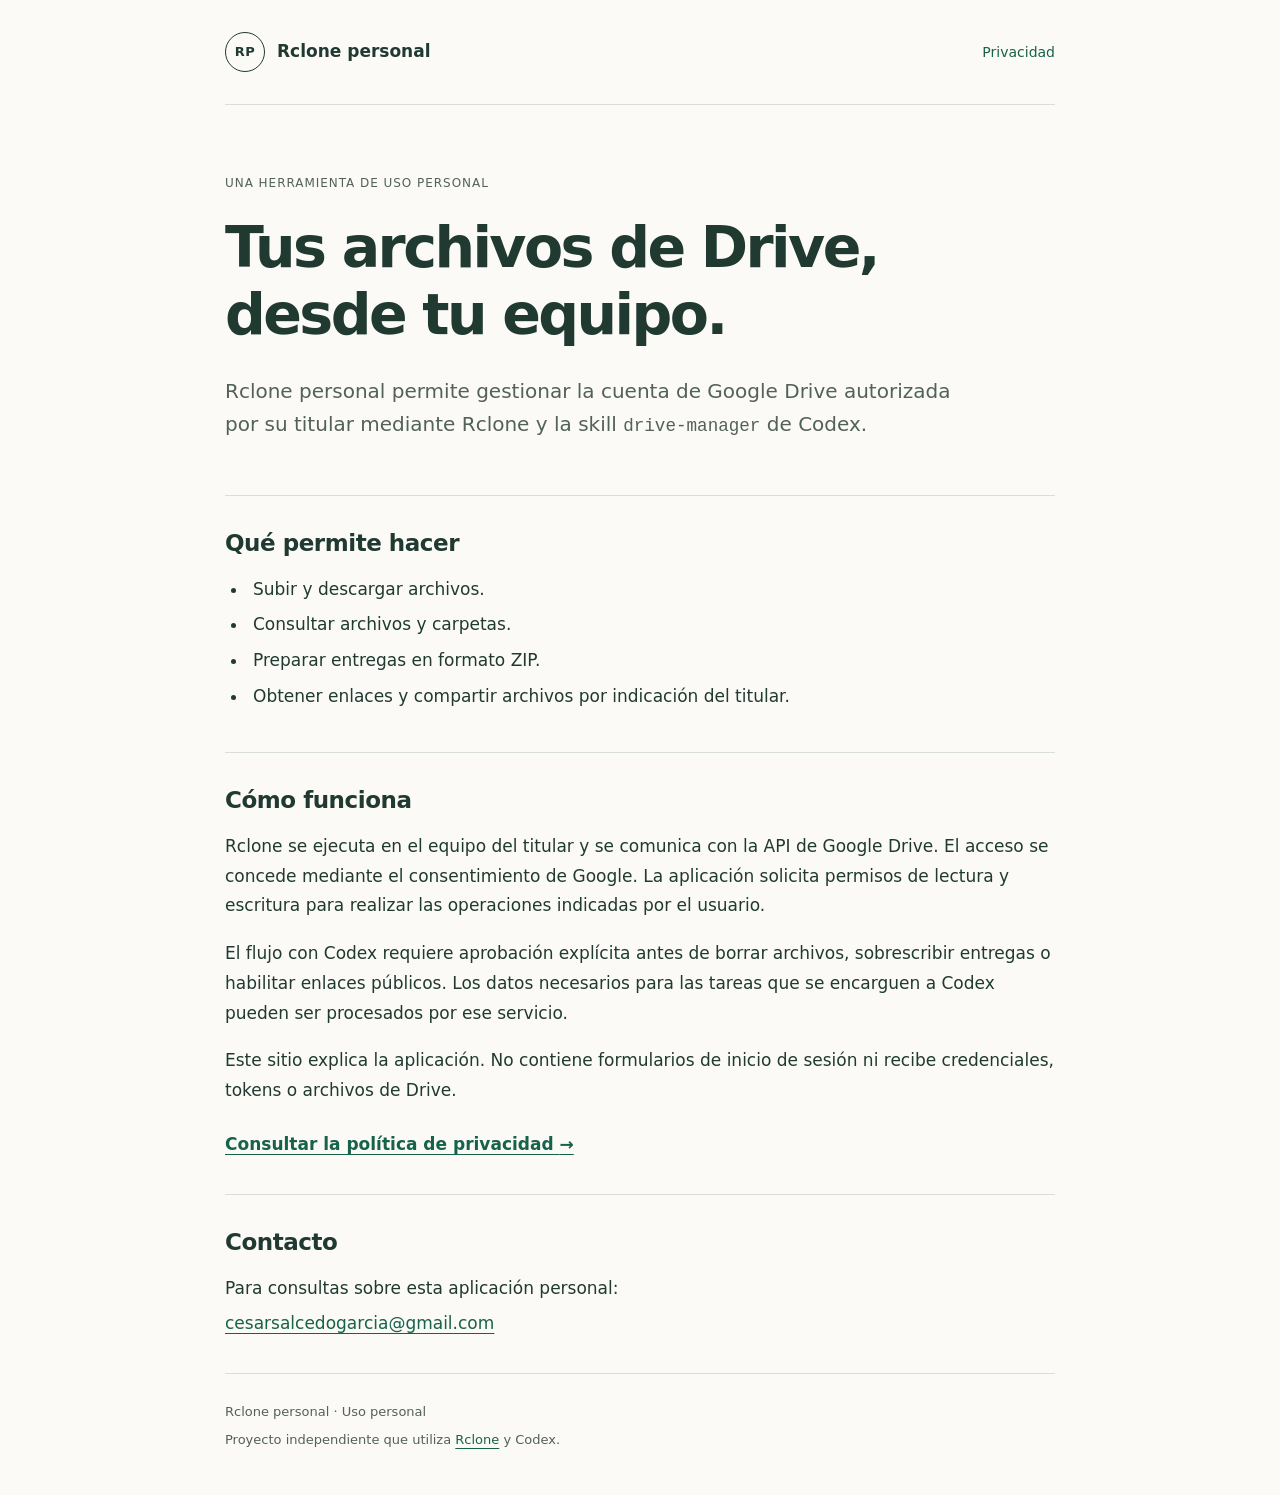
<file: index.html>
<!doctype html>
<html lang="es">
<head>
  <meta charset="utf-8">
  <meta name="viewport" content="width=device-width, initial-scale=1">
  <meta name="description" content="Rclone personal: gestión de archivos de Google Drive mediante Rclone y Codex para uso personal.">
  <title>Rclone personal</title>
  <link rel="stylesheet" href="styles.css">
</head>
<body>
  <a class="skip-link" href="#contenido">Ir al contenido</a>
  <header class="site-header wrap">
    <a class="brand" href="index.html" aria-label="Rclone personal, inicio"><span class="mark" aria-hidden="true">RP</span>Rclone personal</a>
    <nav aria-label="Navegación principal"><a href="privacy.html">Privacidad</a></nav>
  </header>
  <main class="wrap" id="contenido">
    <section class="intro">
      <p class="eyebrow">Una herramienta de uso personal</p>
      <h1>Tus archivos de Drive,<br>desde tu equipo.</h1>
      <p class="lead">Rclone personal permite gestionar la cuenta de Google Drive autorizada por su titular mediante Rclone y la skill <span class="code">drive-manager</span> de Codex.</p>
    </section>
    <section class="section" aria-labelledby="funciones">
      <h2 id="funciones">Qué permite hacer</h2>
      <ul class="features">
        <li>Subir y descargar archivos.</li>
        <li>Consultar archivos y carpetas.</li>
        <li>Preparar entregas en formato ZIP.</li>
        <li>Obtener enlaces y compartir archivos por indicación del titular.</li>
      </ul>
    </section>
    <section class="section" aria-labelledby="funcionamiento">
      <h2 id="funcionamiento">Cómo funciona</h2>
      <p>Rclone se ejecuta en el equipo del titular y se comunica con la API de Google Drive. El acceso se concede mediante el consentimiento de Google. La aplicación solicita permisos de lectura y escritura para realizar las operaciones indicadas por el usuario.</p>
      <p>El flujo con Codex requiere aprobación explícita antes de borrar archivos, sobrescribir entregas o habilitar enlaces públicos. Los datos necesarios para las tareas que se encarguen a Codex pueden ser procesados por ese servicio.</p>
      <p>Este sitio explica la aplicación. No contiene formularios de inicio de sesión ni recibe credenciales, tokens o archivos de Drive.</p>
      <a class="text-link" href="privacy.html">Consultar la política de privacidad <span aria-hidden="true">→</span></a>
    </section>
    <section class="section contact" aria-labelledby="contacto">
      <h2 id="contacto">Contacto</h2>
      <p>Para consultas sobre esta aplicación personal:</p>
      <a href="mailto:cesarsalcedogarcia@gmail.com">cesarsalcedogarcia@gmail.com</a>
    </section>
  </main>
  <footer class="site-footer wrap">
    <p>Rclone personal · Uso personal</p>
    <p>Proyecto independiente que utiliza <a href="https://rclone.org/">Rclone</a> y Codex.</p>
  </footer>
</body>
</html>
</file>
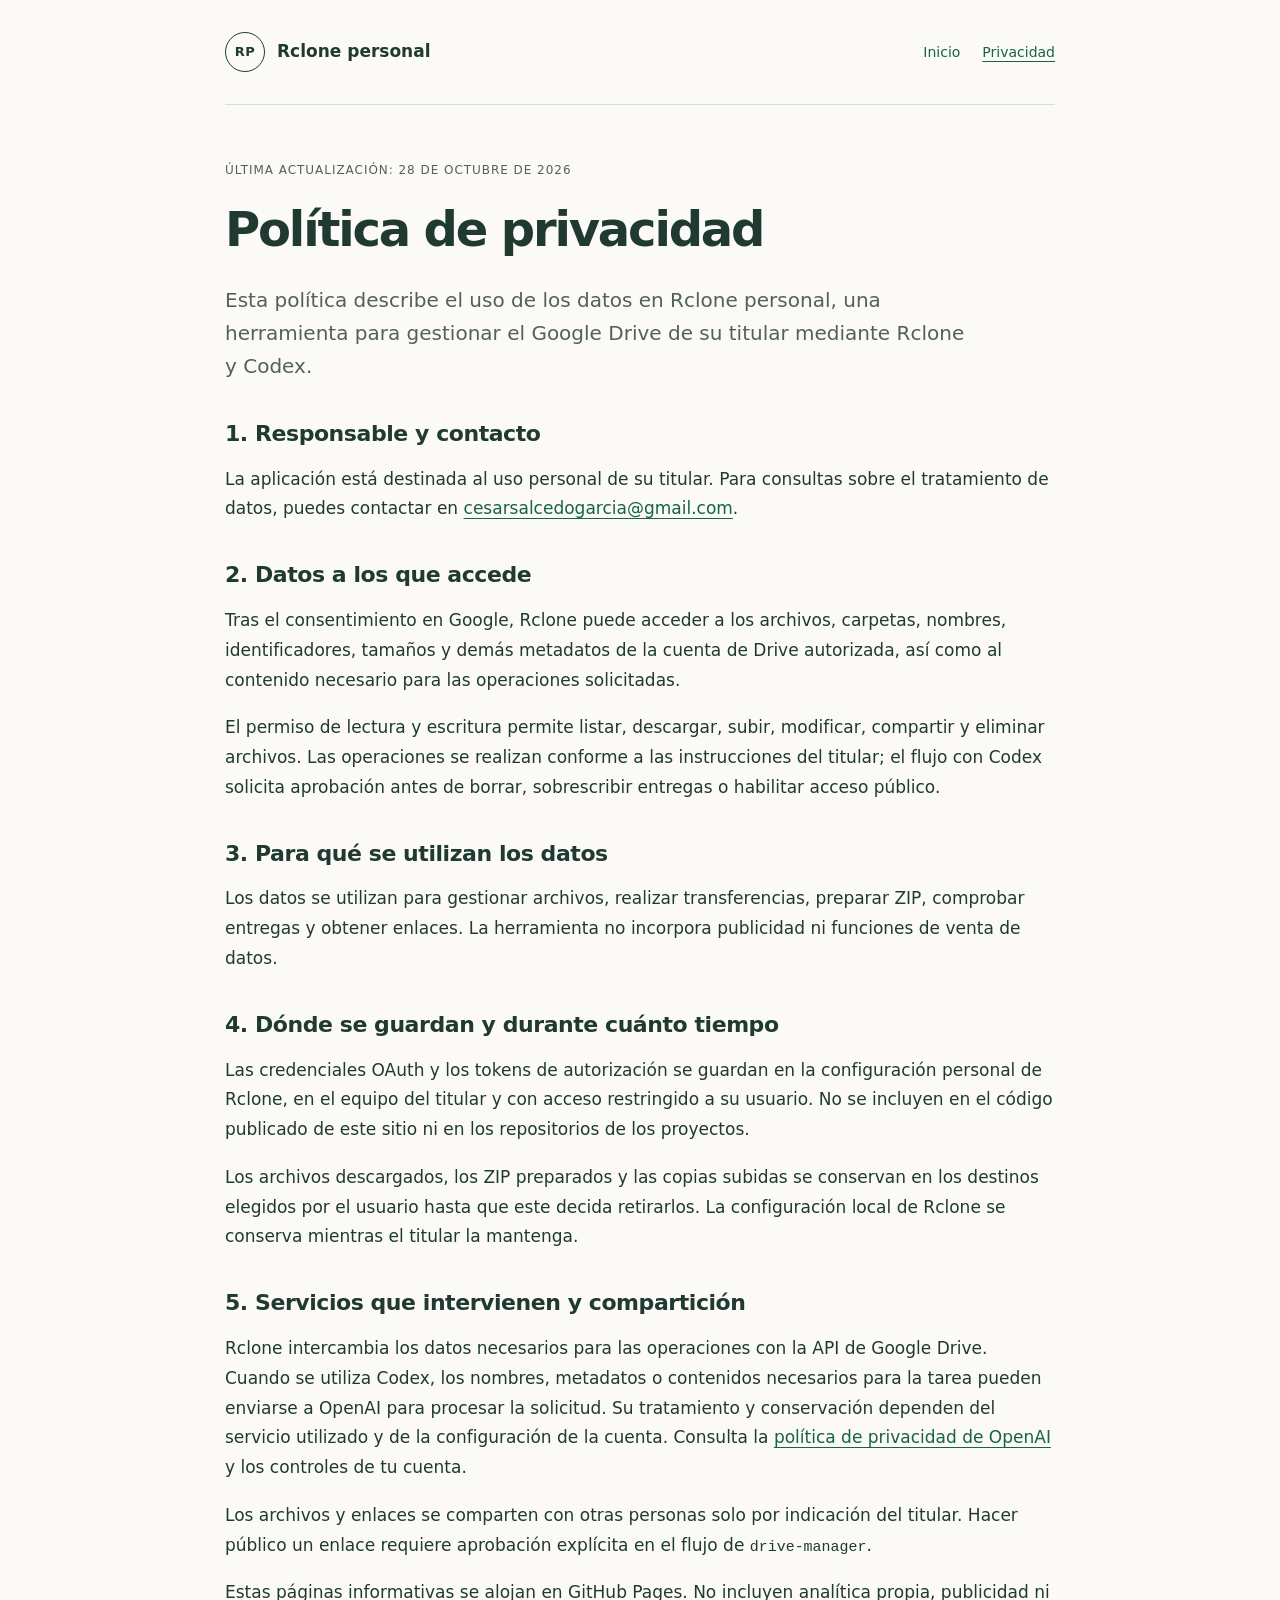
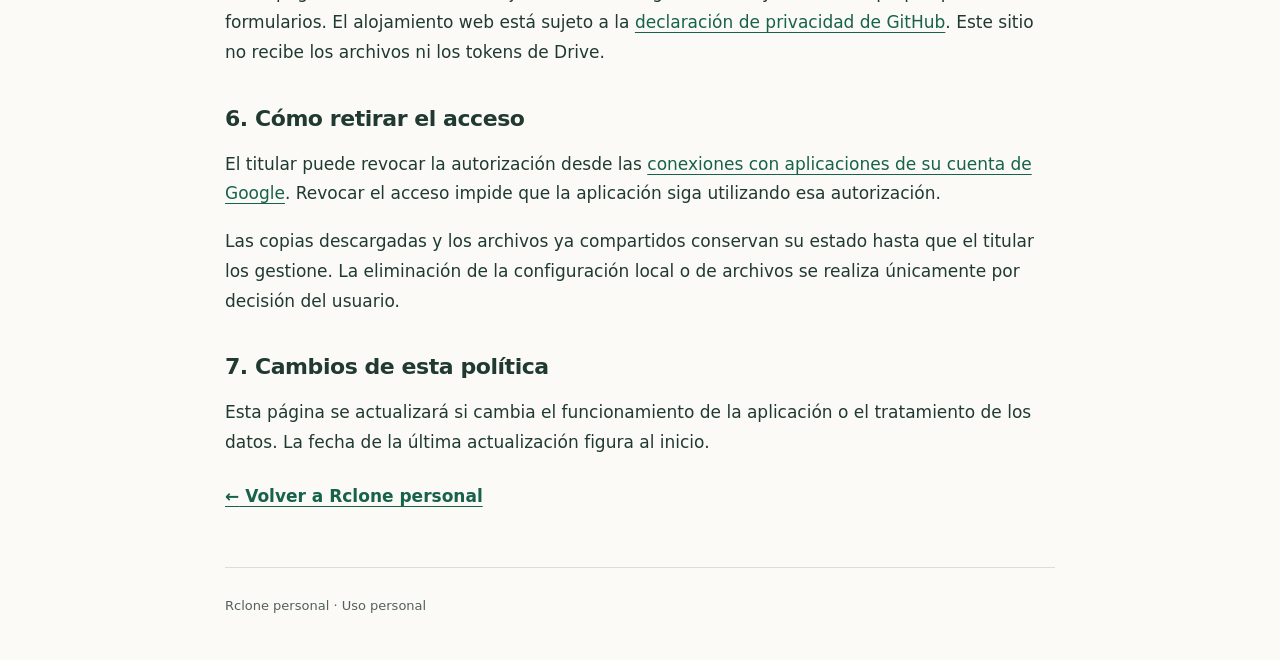
<file: privacy.html>
<!doctype html>
<html lang="es">
<head>
  <meta charset="utf-8">
  <meta name="viewport" content="width=device-width, initial-scale=1">
  <meta name="description" content="Cómo Rclone personal accede, utiliza, almacena y comparte los datos de Google Drive.">
  <title>Política de privacidad · Rclone personal</title>
  <link rel="stylesheet" href="styles.css">
</head>
<body>
  <a class="skip-link" href="#contenido">Ir al contenido</a>
  <header class="site-header wrap">
    <a class="brand" href="index.html"><span class="mark" aria-hidden="true">RP</span>Rclone personal</a>
    <nav aria-label="Navegación principal"><a href="index.html">Inicio</a><a href="privacy.html" aria-current="page">Privacidad</a></nav>
  </header>
  <main class="wrap policy" id="contenido">
    <p class="eyebrow">Última actualización: 28 de octubre de 2026</p>
    <h1>Política de privacidad</h1>
    <p class="lead">Esta política describe el uso de los datos en Rclone personal, una herramienta para gestionar el Google Drive de su titular mediante Rclone y Codex.</p>

    <section aria-labelledby="responsable">
      <h2 id="responsable">1. Responsable y contacto</h2>
      <p>La aplicación está destinada al uso personal de su titular. Para consultas sobre el tratamiento de datos, puedes contactar en <a href="mailto:cesarsalcedogarcia@gmail.com">cesarsalcedogarcia@gmail.com</a>.</p>
    </section>
    <section aria-labelledby="acceso">
      <h2 id="acceso">2. Datos a los que accede</h2>
      <p>Tras el consentimiento en Google, Rclone puede acceder a los archivos, carpetas, nombres, identificadores, tamaños y demás metadatos de la cuenta de Drive autorizada, así como al contenido necesario para las operaciones solicitadas.</p>
      <p>El permiso de lectura y escritura permite listar, descargar, subir, modificar, compartir y eliminar archivos. Las operaciones se realizan conforme a las instrucciones del titular; el flujo con Codex solicita aprobación antes de borrar, sobrescribir entregas o habilitar acceso público.</p>
    </section>
    <section aria-labelledby="uso">
      <h2 id="uso">3. Para qué se utilizan los datos</h2>
      <p>Los datos se utilizan para gestionar archivos, realizar transferencias, preparar ZIP, comprobar entregas y obtener enlaces. La herramienta no incorpora publicidad ni funciones de venta de datos.</p>
    </section>
    <section aria-labelledby="almacenamiento">
      <h2 id="almacenamiento">4. Dónde se guardan y durante cuánto tiempo</h2>
      <p>Las credenciales OAuth y los tokens de autorización se guardan en la configuración personal de Rclone, en el equipo del titular y con acceso restringido a su usuario. No se incluyen en el código publicado de este sitio ni en los repositorios de los proyectos.</p>
      <p>Los archivos descargados, los ZIP preparados y las copias subidas se conservan en los destinos elegidos por el usuario hasta que este decida retirarlos. La configuración local de Rclone se conserva mientras el titular la mantenga.</p>
    </section>
    <section aria-labelledby="proveedores">
      <h2 id="proveedores">5. Servicios que intervienen y compartición</h2>
      <p>Rclone intercambia los datos necesarios para las operaciones con la API de Google Drive. Cuando se utiliza Codex, los nombres, metadatos o contenidos necesarios para la tarea pueden enviarse a OpenAI para procesar la solicitud. Su tratamiento y conservación dependen del servicio utilizado y de la configuración de la cuenta. Consulta la <a href="https://openai.com/policies/eu-privacy-policy/">política de privacidad de OpenAI</a> y los controles de tu cuenta.</p>
      <p>Los archivos y enlaces se comparten con otras personas solo por indicación del titular. Hacer público un enlace requiere aprobación explícita en el flujo de <span class="code">drive-manager</span>.</p>
      <p>Estas páginas informativas se alojan en GitHub Pages. No incluyen analítica propia, publicidad ni formularios. El alojamiento web está sujeto a la <a href="https://docs.github.com/en/site-policy/privacy-policies/github-general-privacy-statement">declaración de privacidad de GitHub</a>. Este sitio no recibe los archivos ni los tokens de Drive.</p>
    </section>
    <section aria-labelledby="control">
      <h2 id="control">6. Cómo retirar el acceso</h2>
      <p>El titular puede revocar la autorización desde las <a href="https://myaccount.google.com/connections">conexiones con aplicaciones de su cuenta de Google</a>. Revocar el acceso impide que la aplicación siga utilizando esa autorización.</p>
      <p>Las copias descargadas y los archivos ya compartidos conservan su estado hasta que el titular los gestione. La eliminación de la configuración local o de archivos se realiza únicamente por decisión del usuario.</p>
    </section>
    <section aria-labelledby="cambios">
      <h2 id="cambios">7. Cambios de esta política</h2>
      <p>Esta página se actualizará si cambia el funcionamiento de la aplicación o el tratamiento de los datos. La fecha de la última actualización figura al inicio.</p>
    </section>
    <a class="text-link" href="index.html"><span aria-hidden="true">←</span> Volver a Rclone personal</a>
  </main>
  <footer class="site-footer wrap"><p>Rclone personal · Uso personal</p></footer>
</body>
</html>
</file>
<file: styles.css>
:root {
  color-scheme: light;
  --paper: #fbfaf7;
  --ink: #203a32;
  --muted: #52615a;
  --accent: #17624b;
  --line: #d9dfd7;
}
* { box-sizing: border-box; }
body { margin: 0; background: var(--paper); color: var(--ink); font-family: system-ui, -apple-system, BlinkMacSystemFont, "Segoe UI", sans-serif; font-size: 17px; line-height: 1.75; }
.wrap { width: min(100% - 48px, 830px); margin-inline: auto; }
a { color: var(--accent); text-decoration-thickness: 1px; text-underline-offset: 4px; overflow-wrap: anywhere; }
a:hover { color: #103c2e; }
a:focus-visible { outline: 3px solid var(--accent); outline-offset: 5px; border-radius: 2px; }
.skip-link { position: absolute; left: 16px; top: -100px; background: white; padding: 8px 16px; z-index: 1; }
.skip-link:focus { top: 12px; }
.site-header { display: flex; justify-content: space-between; align-items: center; gap: 24px; padding-block: 32px; border-bottom: 1px solid var(--line); }
.brand { display: inline-flex; align-items: center; gap: 12px; color: var(--ink); text-decoration: none; font-weight: 650; }
.mark { display: grid; place-items: center; height: 40px; width: 40px; flex-shrink: 0; border: 1px solid var(--ink); border-radius: 50%; font-size: 13px; letter-spacing: .03em; }
nav { display: flex; gap: 22px; font-size: 14px; }
nav a { text-decoration: none; }
nav a[aria-current="page"] { text-decoration: underline; }
.intro { padding-block: 68px 36px; }
.eyebrow { font-size: 12px; letter-spacing: .08em; text-transform: uppercase; color: var(--muted); margin: 0 0 20px; }
h1, h2 { line-height: 1.18; font-weight: 600; }
h1 { font-size: clamp(35px, 5.5vw, 57px); letter-spacing: -.045em; margin: 0 0 26px; }
h2 { font-size: 23px; letter-spacing: -.02em; margin: 0 0 18px; }
p { margin: 0 0 18px; }
.lead { font-size: 20px; line-height: 1.65; color: var(--muted); max-width: 740px; }
.code { font-family: ui-monospace, monospace; font-size: .88em; }
.section { border-top: 1px solid var(--line); padding-block: 34px; }
.features { margin: 0; padding-left: 23px; }
.features li { padding-left: 5px; margin-bottom: 6px; }
.text-link { display: inline-block; margin-top: 6px; font-weight: 600; }
.contact p { margin-bottom: 6px; }
.site-footer { border-top: 1px solid var(--line); padding-block: 27px 38px; color: var(--muted); font-size: 13px; }
.site-footer p { margin-bottom: 5px; }
.policy { padding-block: 55px; }
.policy h1 { font-size: clamp(34px, 5vw, 48px); }
.policy section { margin-top: 38px; }
.policy h2 { font-size: 22px; }
@media (max-width: 540px) {
  body { font-size: 16px; }
  .wrap { width: min(100% - 36px, 830px); }
  .site-header { align-items: flex-start; flex-wrap: wrap; padding-block: 24px; gap: 18px; }
  .intro { padding-top: 42px; }
  .lead { font-size: 18px; }
  .section { padding-block: 28px; }
  .policy { padding-top: 38px; }
}
@media print {
  body { background: white; color: black; font-size: 11pt; }
  .wrap { width: 100%; }
  .skip-link, nav, .mark { display: none; }
  .intro, .policy { padding-block: 20px; }
}
</file>
